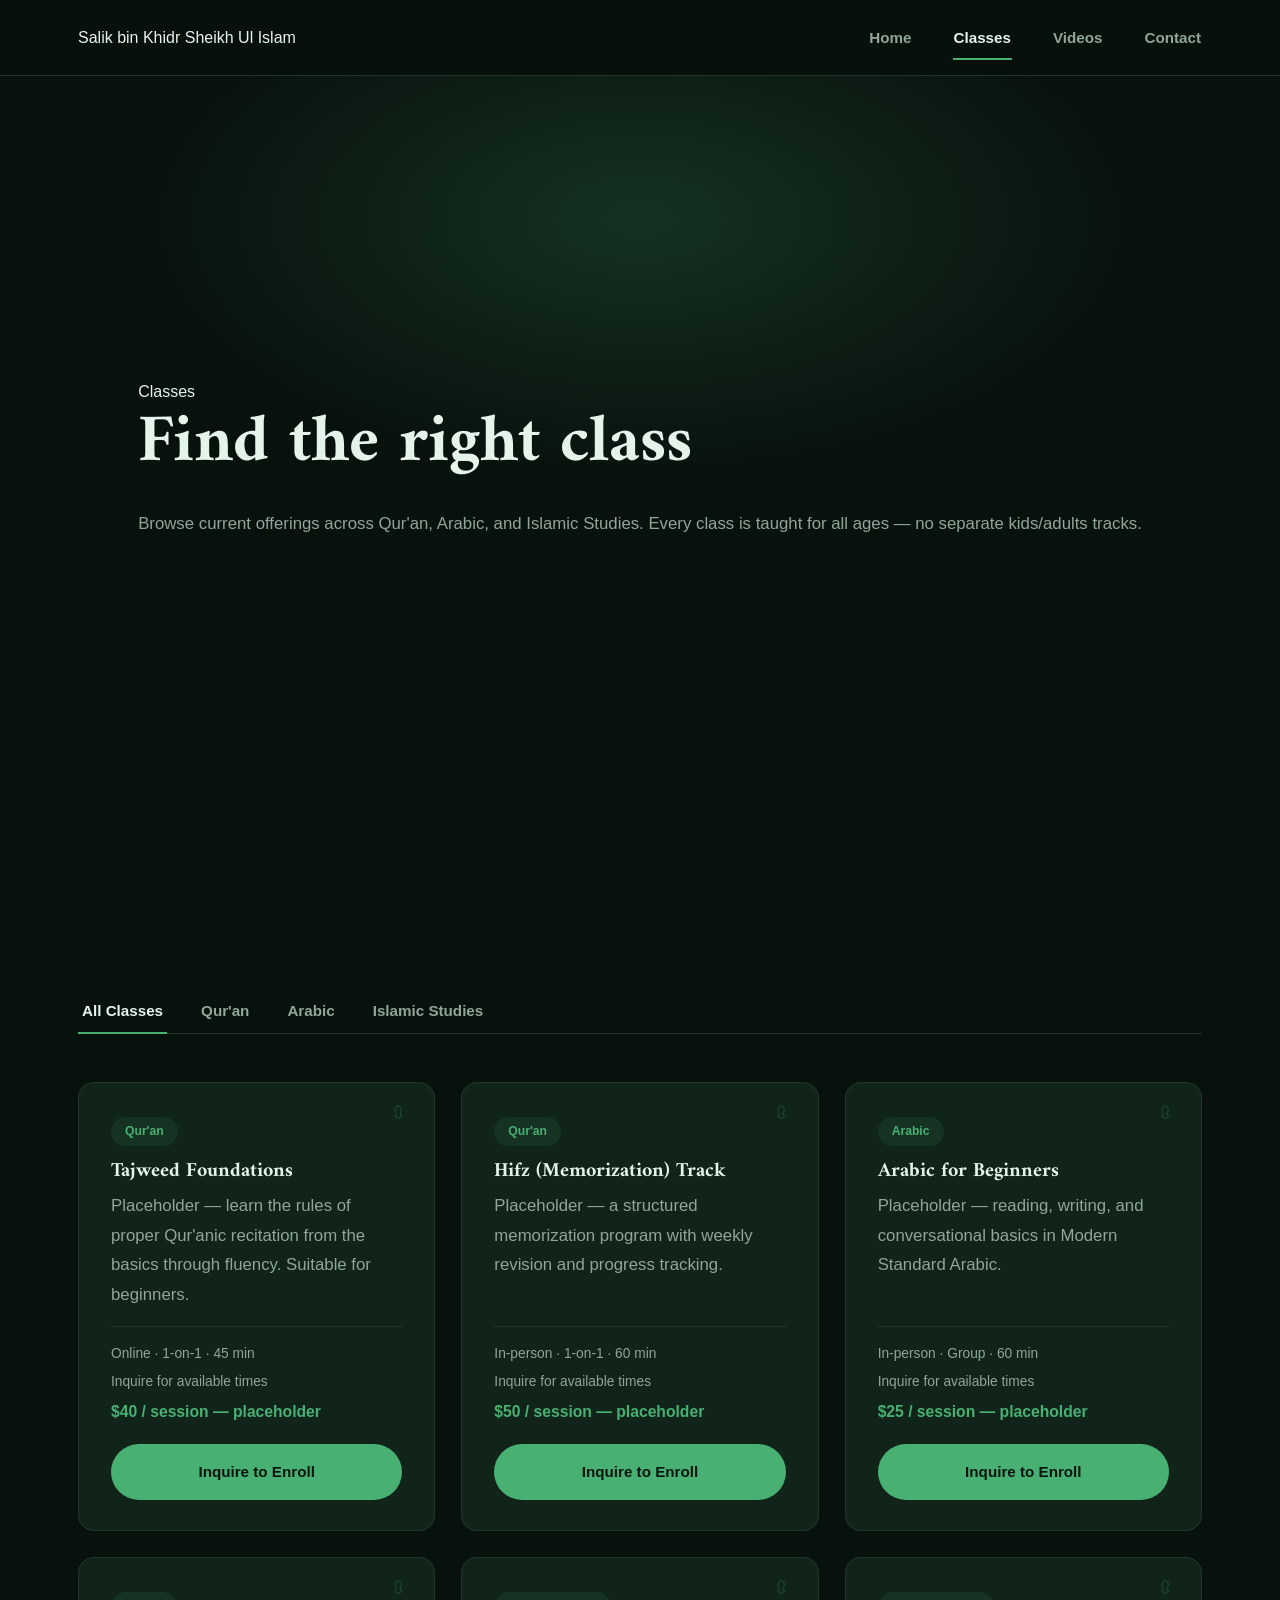
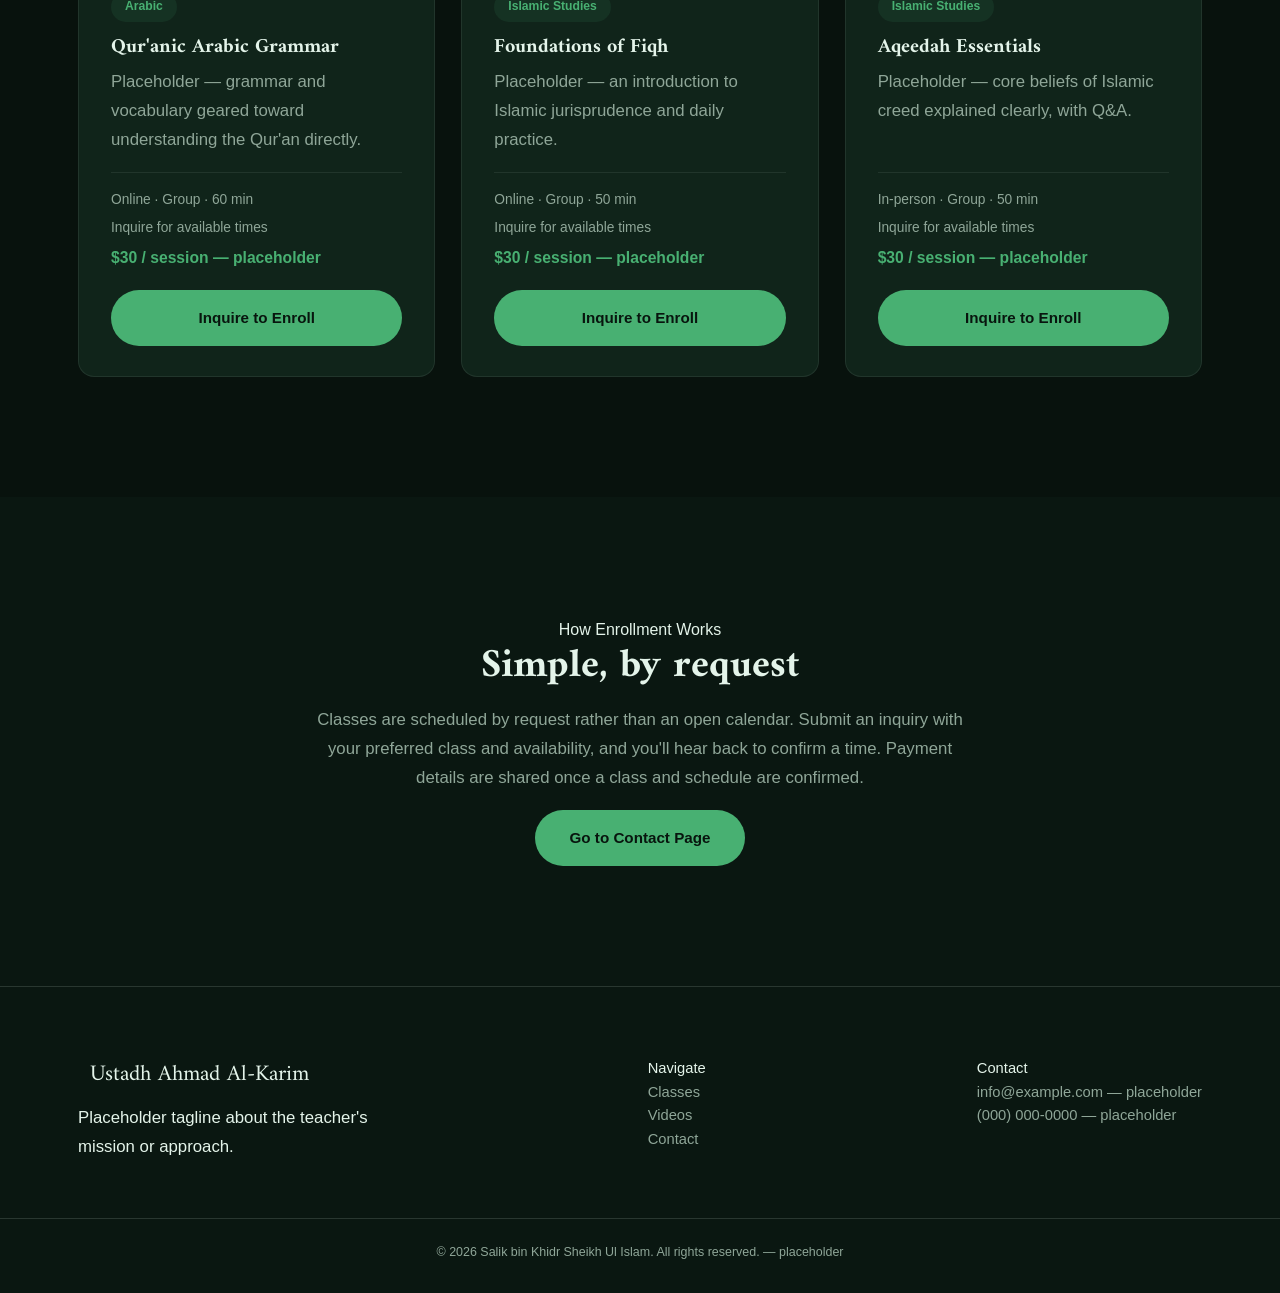
<file: classes.html>
<!DOCTYPE html>
<html lang="en">
<head>
<meta charset="UTF-8">
<meta name="viewport" content="width=device-width, initial-scale=1.0">
<title>Classes — Salik bin Khidr Sheikh Ul Islam</title>
<link rel="preconnect" href="https://fonts.googleapis.com">
<link href="https://fonts.googleapis.com/css2?family=Amiri:ital,wght@0,400;0,700;1,400&family=Work+Sans:wght@400;500;600;700&family=IBM+Plex+Mono:wght@400;500&display=swap" rel="stylesheet">
<link rel="stylesheet" href="styles.css">
</head>
<body>

<header class="site-header">
  <div class="container">
    <a href="index.html" class="brand"><span class="star"></span> Salik bin Khidr Sheikh Ul Islam</a>
    <button class="nav-toggle" aria-label="Toggle navigation" aria-expanded="false">&#9776;</button>
    <nav class="main-nav">
      <ul>
        <li><a href="index.html">Home</a></li>
        <li><a href="classes.html" class="active">Classes</a></li>
        <li><a href="videos.html">Videos</a></li>
        <li><a href="contact.html">Contact</a></li>
      </ul>
    </nav>
  </div>
</header>

<section class="hero" style="padding:60px 0 70px;">
  <div class="container">
    <span class="eyebrow">Classes</span>
    <h1 style="color:var(--ivory)">Find the right class</h1>
    <p class="lede">Browse current offerings across Qur'an, Arabic, and Islamic Studies. Every class is taught for all ages — no separate kids/adults tracks.</p>
  </div>
</section>

<section>
  <div class="container">
    <div class="filter-bar">
      <button class="filter-chip active" data-filter="all">All Classes</button>
      <button class="filter-chip" data-filter="quran">Qur'an</button>
      <button class="filter-chip" data-filter="arabic">Arabic</button>
      <button class="filter-chip" data-filter="studies">Islamic Studies</button>
    </div>

    <div class="class-grid">

      <div class="class-card" data-subject="quran">
        <span class="class-tag">Qur'an</span>
        <h3>Tajweed Foundations</h3>
        <p>Placeholder — learn the rules of proper Qur'anic recitation from the basics through fluency. Suitable for beginners.</p>
        <div class="class-meta">
          <span>Online &middot; 1-on-1 &middot; 45 min</span>
          <span>Inquire for available times</span>
          <span class="price">$40 / session — placeholder</span>
        </div>
        <a href="contact.html" class="btn btn-primary btn-block">Inquire to Enroll</a>
      </div>

      <div class="class-card" data-subject="quran">
        <span class="class-tag">Qur'an</span>
        <h3>Hifz (Memorization) Track</h3>
        <p>Placeholder — a structured memorization program with weekly revision and progress tracking.</p>
        <div class="class-meta">
          <span>In-person &middot; 1-on-1 &middot; 60 min</span>
          <span>Inquire for available times</span>
          <span class="price">$50 / session — placeholder</span>
        </div>
        <a href="contact.html" class="btn btn-primary btn-block">Inquire to Enroll</a>
      </div>

      <div class="class-card" data-subject="arabic">
        <span class="class-tag">Arabic</span>
        <h3>Arabic for Beginners</h3>
        <p>Placeholder — reading, writing, and conversational basics in Modern Standard Arabic.</p>
        <div class="class-meta">
          <span>In-person &middot; Group &middot; 60 min</span>
          <span>Inquire for available times</span>
          <span class="price">$25 / session — placeholder</span>
        </div>
        <a href="contact.html" class="btn btn-primary btn-block">Inquire to Enroll</a>
      </div>

      <div class="class-card" data-subject="arabic">
        <span class="class-tag">Arabic</span>
        <h3>Qur'anic Arabic Grammar</h3>
        <p>Placeholder — grammar and vocabulary geared toward understanding the Qur'an directly.</p>
        <div class="class-meta">
          <span>Online &middot; Group &middot; 60 min</span>
          <span>Inquire for available times</span>
          <span class="price">$30 / session — placeholder</span>
        </div>
        <a href="contact.html" class="btn btn-primary btn-block">Inquire to Enroll</a>
      </div>

      <div class="class-card" data-subject="studies">
        <span class="class-tag">Islamic Studies</span>
        <h3>Foundations of Fiqh</h3>
        <p>Placeholder — an introduction to Islamic jurisprudence and daily practice.</p>
        <div class="class-meta">
          <span>Online &middot; Group &middot; 50 min</span>
          <span>Inquire for available times</span>
          <span class="price">$30 / session — placeholder</span>
        </div>
        <a href="contact.html" class="btn btn-primary btn-block">Inquire to Enroll</a>
      </div>

      <div class="class-card" data-subject="studies">
        <span class="class-tag">Islamic Studies</span>
        <h3>Aqeedah Essentials</h3>
        <p>Placeholder — core beliefs of Islamic creed explained clearly, with Q&amp;A.</p>
        <div class="class-meta">
          <span>In-person &middot; Group &middot; 50 min</span>
          <span>Inquire for available times</span>
          <span class="price">$30 / session — placeholder</span>
        </div>
        <a href="contact.html" class="btn btn-primary btn-block">Inquire to Enroll</a>
      </div>

    </div>
  </div>
</section>

<section class="alt">
  <div class="container" style="max-width:720px; text-align:center;">
    <span class="eyebrow">How Enrollment Works</span>
    <h2>Simple, by request</h2>
    <p>Classes are scheduled by request rather than an open calendar. Submit an inquiry with your preferred class and availability, and you'll hear back to confirm a time. Payment details are shared once a class and schedule are confirmed.</p>
    <a href="contact.html" class="btn btn-primary">Go to Contact Page</a>
  </div>
</section>

<footer>
  <div class="container">
    <div>
      <div class="brand" style="margin-bottom:10px;"><span class="star"></span> Ustadh Ahmad Al-Karim</div>
      <p style="color:var(--sage); max-width:32ch;">Placeholder tagline about the teacher's mission or approach.</p>
    </div>
    <div>
      <span class="eyebrow">Navigate</span><br>
      <a href="classes.html">Classes</a><br>
      <a href="videos.html">Videos</a><br>
      <a href="contact.html">Contact</a>
    </div>
    <div>
      <span class="eyebrow">Contact</span><br>
      <a href="mailto:info@example.com">info@example.com — placeholder</a><br>
      <a href="tel:+10000000000">(000) 000-0000 — placeholder</a>
    </div>
  </div>
  <div class="footer-bottom">&copy; 2026 Salik bin Khidr Sheikh Ul Islam. All rights reserved. — placeholder</div>
</footer>

<script src="script.js"></script>
</body>
</html>
</file>
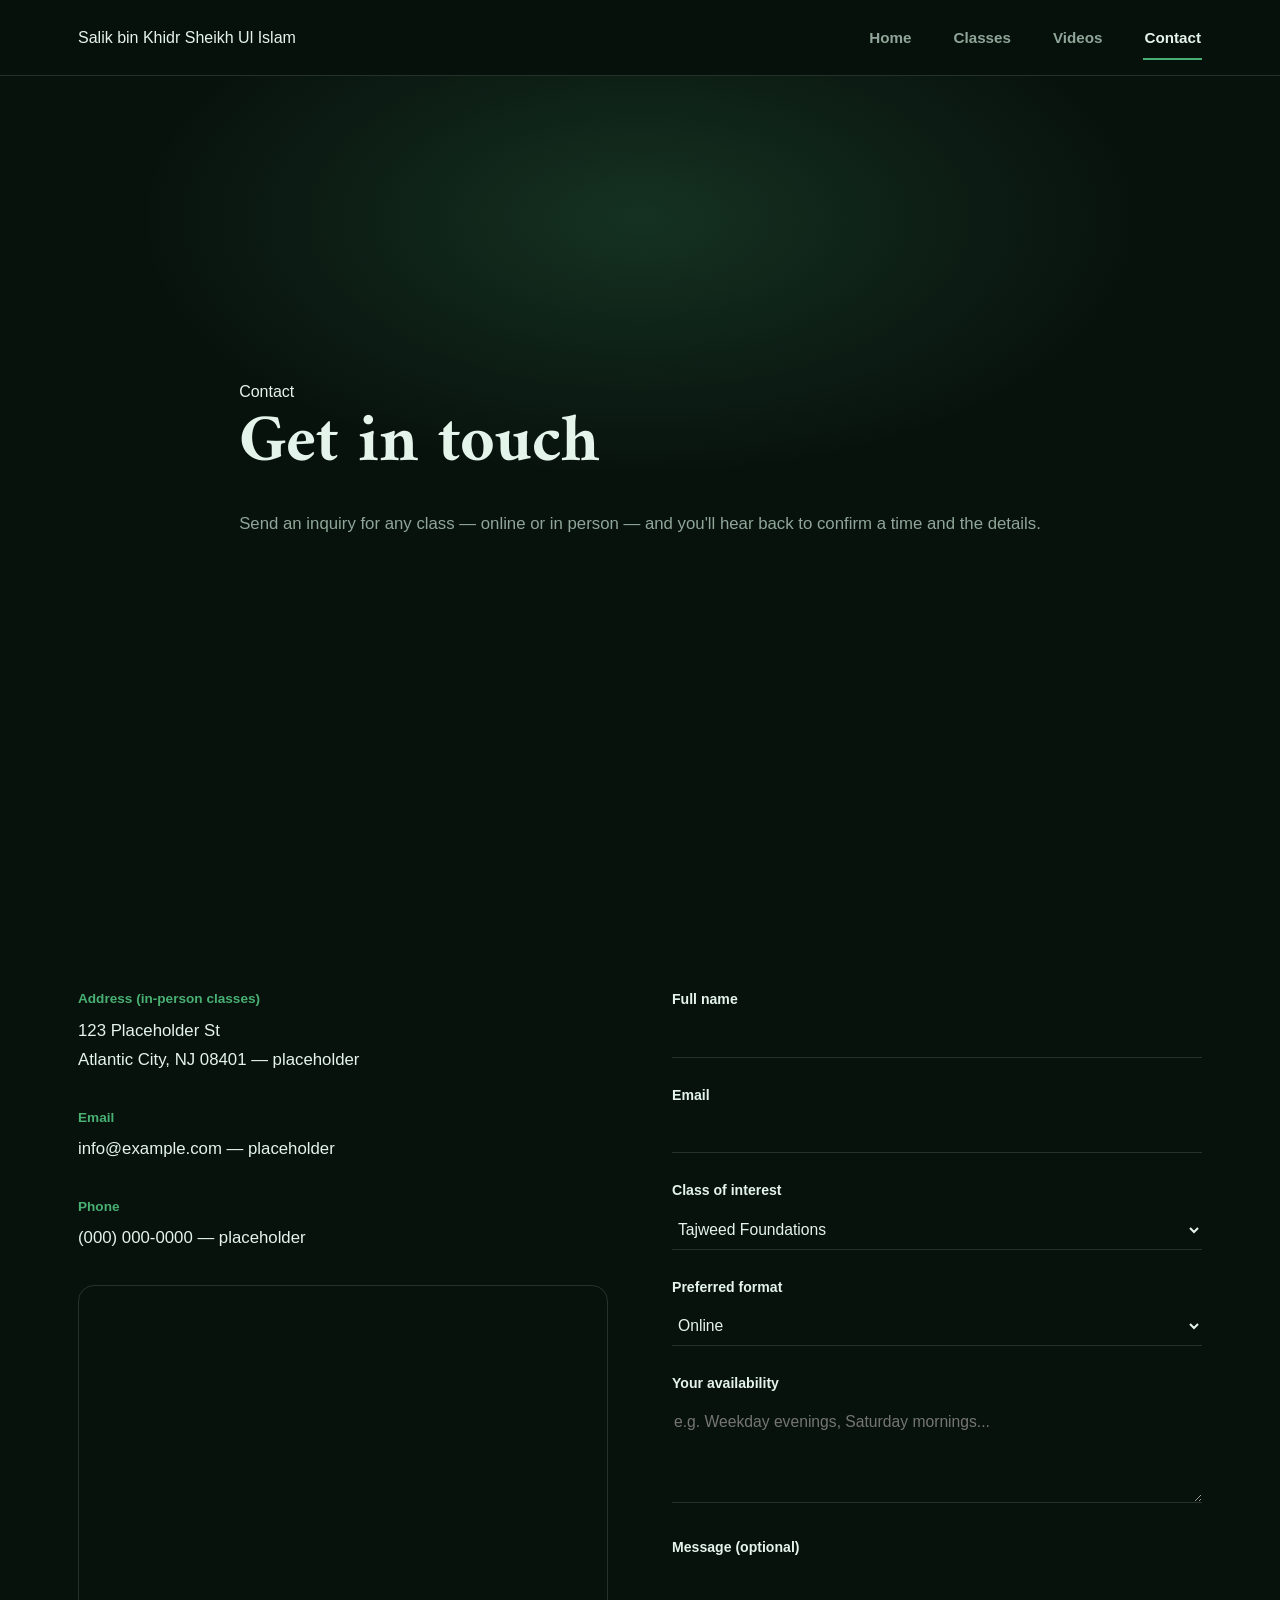
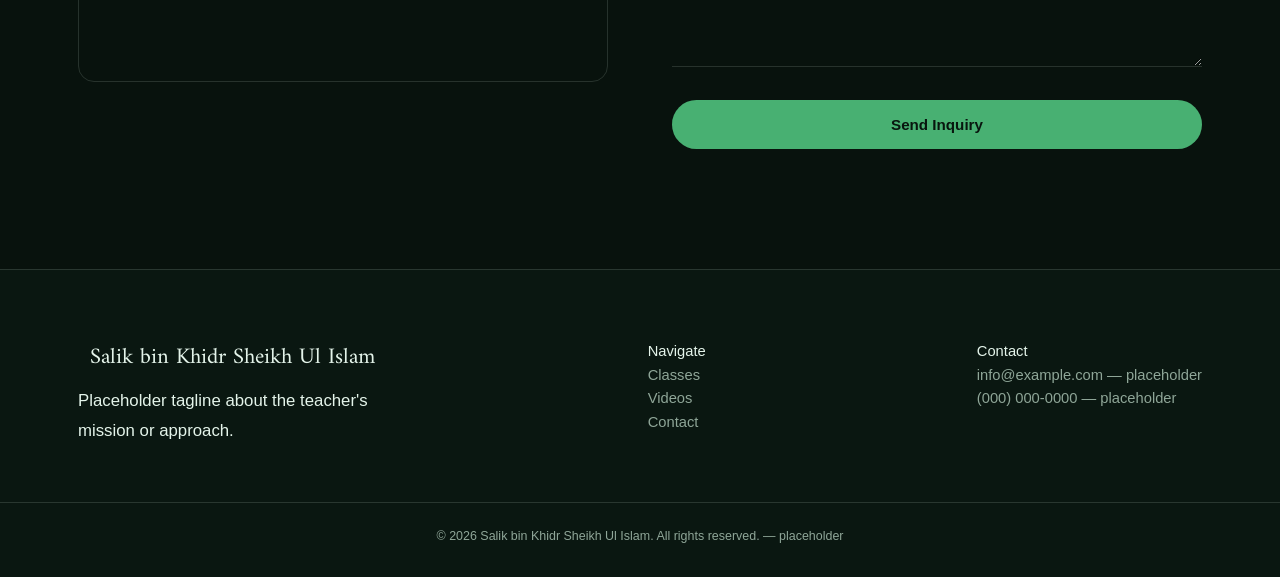
<file: contact.html>
<!DOCTYPE html>
<html lang="en">
<head>
<meta charset="UTF-8">
<meta name="viewport" content="width=device-width, initial-scale=1.0">
<title>Contact — Salik bin Khidr Sheikh Ul Islam</title>
<link rel="preconnect" href="https://fonts.googleapis.com">
<link href="https://fonts.googleapis.com/css2?family=Amiri:ital,wght@0,400;0,700;1,400&family=Work+Sans:wght@400;500;600;700&family=IBM+Plex+Mono:wght@400;500&display=swap" rel="stylesheet">
<link rel="stylesheet" href="styles.css">
</head>
<body>

<header class="site-header">
  <div class="container">
    <a href="index.html" class="brand"><span class="star"></span> Salik bin Khidr Sheikh Ul Islam</a>
    <button class="nav-toggle" aria-label="Toggle navigation" aria-expanded="false">&#9776;</button>
    <nav class="main-nav">
      <ul>
        <li><a href="index.html">Home</a></li>
        <li><a href="classes.html">Classes</a></li>
        <li><a href="videos.html">Videos</a></li>
        <li><a href="contact.html" class="active">Contact</a></li>
      </ul>
    </nav>
  </div>
</header>

<section class="hero" style="padding:60px 0 70px;">
  <div class="container">
    <span class="eyebrow">Contact</span>
    <h1 style="color:var(--ivory)">Get in touch</h1>
    <p class="lede">Send an inquiry for any class — online or in person — and you'll hear back to confirm a time and the details.</p>
  </div>
</section>

<section>
  <div class="container contact-grid">
    <div>
      <div class="info-block">
        <span class="label">Address (in-person classes)</span>
        <p style="color:var(--ink); margin:0;">123 Placeholder St<br>Atlantic City, NJ 08401 — placeholder</p>
      </div>
      <div class="info-block">
        <span class="label">Email</span>
        <p style="color:var(--ink); margin:0;"><a href="mailto:info@example.com">info@example.com — placeholder</a></p>
      </div>
      <div class="info-block">
        <span class="label">Phone</span>
        <p style="color:var(--ink); margin:0;"><a href="tel:+10000000000">(000) 000-0000 — placeholder</a></p>
      </div>
      <div class="map-frame">
        <iframe title="Location map" loading="lazy"
          src="https://www.google.com/maps?q=Atlantic+City,NJ&output=embed">
        </iframe>
      </div>
    </div>

    <form class="contact-form" onsubmit="event.preventDefault(); alert('Placeholder: this form is not yet connected to send messages.');">
      <div class="field">
        <label for="name">Full name</label>
        <input type="text" id="name" name="name" required>
      </div>
      <div class="field">
        <label for="email">Email</label>
        <input type="email" id="email" name="email" required>
      </div>
      <div class="field">
        <label for="class">Class of interest</label>
        <select id="class" name="class">
          <option>Tajweed Foundations</option>
          <option>Hifz (Memorization) Track</option>
          <option>Arabic for Beginners</option>
          <option>Qur'anic Arabic Grammar</option>
          <option>Foundations of Fiqh</option>
          <option>Aqeedah Essentials</option>
          <option>Not sure / other</option>
        </select>
      </div>
      <div class="field">
        <label for="format">Preferred format</label>
        <select id="format" name="format">
          <option>Online</option>
          <option>In person</option>
          <option>No preference</option>
        </select>
      </div>
      <div class="field">
        <label for="availability">Your availability</label>
        <textarea id="availability" name="availability" placeholder="e.g. Weekday evenings, Saturday mornings..."></textarea>
      </div>
      <div class="field">
        <label for="message">Message (optional)</label>
        <textarea id="message" name="message"></textarea>
      </div>
      <button type="submit" class="btn btn-primary">Send Inquiry</button>
    </form>
  </div>
</section>

<footer>
  <div class="container">
    <div>
      <div class="brand" style="margin-bottom:10px;"><span class="star"></span>Salik bin Khidr Sheikh Ul Islam</div>
      <p style="color:var(--sage); max-width:32ch;">Placeholder tagline about the teacher's mission or approach.</p>
    </div>
    <div>
      <span class="eyebrow">Navigate</span><br>
      <a href="classes.html">Classes</a><br>
      <a href="videos.html">Videos</a><br>
      <a href="contact.html">Contact</a>
    </div>
    <div>
      <span class="eyebrow">Contact</span><br>
      <a href="mailto:info@example.com">info@example.com — placeholder</a><br>
      <a href="tel:+10000000000">(000) 000-0000 — placeholder</a>
    </div>
  </div>
  <div class="footer-bottom">&copy; 2026 Salik bin Khidr Sheikh Ul Islam. All rights reserved. — placeholder</div>
</footer>

<script src="script.js"></script>
</body>
</html>
</file>
<file: styles.css>
/* ===========================================================
   Nur 'Ala Nur — design system
   Theme: "light upon light" (Surah An-Nur 24:35) — a deep
   night-navy field with warm lantern-gold light breaking
   through it. Built around the site's own Arabic name and verse
   rather than a generic dark-mode default.
   =========================================================== */
:root {
  --bg:          #08120D;   /* midnight forest */
  --bg-soft:     #0A1711;   /* slightly lifted band */
  --surface:     #10241A;   /* cards */
  --surface-line:rgba(228,244,234,0.08);
  --line:        rgba(228,244,234,0.14);
  --gold:        #48B072;   /* emerald accent */
  --gold-bright: #68D994;
  --gold-dim:    rgba(72,176,114,0.35);
  --gold-wash:   rgba(72,176,114,0.10);
  --cream:       #E4F4EA;   /* mint-tinted white */
  --slate:       #8FA698;   /* secondary text */

  --font-display: 'Amiri', serif;
  --font-body:    'Manrope', sans-serif;

  --radius: 16px;
  --radius-sm: 10px;
  --max-width: 1180px;
  --header-h: 76px;
}

*{ box-sizing: border-box; }
html{ scroll-behavior: smooth; }
html, body{ max-width: 100%; overflow-x: hidden; }

body{
  margin: 0;
  background: var(--bg);
  color: var(--cream);
  font-family: var(--font-body);
  line-height: 1.6;
  -webkit-font-smoothing: antialiased;
  padding-top: var(--header-h);
}

img{ max-width: 100%; display: block; }
a{ color: inherit; text-decoration: none; }

h1, h2, h3{
  font-family: var(--font-display);
  color: var(--cream);
  font-weight: 700;
  margin: 0 0 0.4em;
  line-height: 1.15;
}
h1{ font-size: clamp(2.4rem, 5.5vw, 4.2rem); }
h2{ font-size: clamp(1.7rem, 3.2vw, 2.5rem); }
h3{ font-size: 1.25rem; }

p{ margin: 0 0 1em; color: var(--slate); font-size: 1.05rem; line-height: 1.75; }

.container{ max-width: var(--max-width); margin: 0 auto; padding: 0 28px; }

a:focus-visible, button:focus-visible, input:focus-visible, select:focus-visible, textarea:focus-visible{
  outline: 2px solid var(--gold);
  outline-offset: 3px;
}

@media (prefers-reduced-motion: reduce){
  *{ animation: none !important; transition: none !important; }
  html{ scroll-behavior: auto; }
}

section[id]{ scroll-margin-top: calc(var(--header-h) + 18px); }

/* Section label — replaces the old tracked-out all-caps eyebrow with a
   plain-weight gold word and a short rule, so it reads as a quiet
   signpost rather than template chrome. */
.tag-label{
  display:inline-flex; align-items:center; gap:12px;
  font-weight:600; font-size:0.95rem; color: var(--gold);
  margin-bottom: 16px;
}
.tag-label::before{ content:""; width:30px; height:1px; background: var(--gold); }

/* Sandal brand mark — reused throughout, now rendered in gold as a
   glowing light-mark rather than a plain cream cutout. */
.sandal-logo{
  display:inline-block; width:52px; height:30px;
  background-color: var(--gold);
  -webkit-mask-image: url('sandal.png'); mask-image: url('sandal.png');
  -webkit-mask-size: contain; mask-size: contain;
  -webkit-mask-repeat: no-repeat; mask-repeat: no-repeat;
  -webkit-mask-position: center; mask-position: center;
  flex-shrink: 0;
}

/* ===========================================================
   Header / nav — fixed, always visible, glass surface
   =========================================================== */
.site-header{
  position: fixed; top:0; left:0; right:0; z-index: 200;
  height: var(--header-h);
  background: rgba(8,18,13,0.7);
  backdrop-filter: blur(16px); -webkit-backdrop-filter: blur(16px);
  border-bottom: 1px solid var(--line);
  transition: background .3s ease, box-shadow .3s ease;
}
.site-header.is-scrolled{
  background: rgba(8,18,13,0.94);
  box-shadow: 0 14px 34px rgba(0,0,0,0.35);
}
.site-header .container{
  height: 100%;
  display:flex; align-items:center; justify-content:space-between; gap:20px;
}
.brand-text{
  font-family: var(--font-display);
  font-size: 1.5rem;
  color: var(--cream);
  flex-shrink: 0;
}
.header-left{ display:flex; align-items:center; gap:14px; }

nav.main-nav ul{ list-style:none; display:flex; gap:40px; margin:0; padding:0; }
nav.main-nav a{
  position:relative;
  font-weight:600; font-size:0.95rem; color: var(--slate);
  padding: 6px 1px;
}
nav.main-nav a::after{
  content:""; position:absolute; left:0; right:0; bottom:-8px; height:2px;
  background: var(--gold);
  transform: scaleX(0); transform-origin:left;
  transition: transform .25s ease;
}
nav.main-nav a:hover, nav.main-nav a.active{ color: var(--cream); }
nav.main-nav a:hover::after, nav.main-nav a.active::after{ transform: scaleX(1); }

.nav-toggle{
  display:none; background:none; border:none; color: var(--cream);
  font-size: 1.7rem; cursor:pointer; line-height:1; padding: 4px;
}

@media (max-width: 860px){
  .nav-toggle{ display:block; z-index: 210; } /* keep toggle button clickable above the menu overlay */
  nav.main-nav{
    position: fixed;
    top: 0; 
    left: 0; 
    right: 0;
    height: 100vh;
    padding-top: var(--header-h);
    background: rgba(8, 18, 13, 0.75);
    backdrop-filter: blur(16px);
    -webkit-backdrop-filter: blur(16px);
    display:flex; align-items:center; justify-content:center;
    opacity:0; visibility:hidden; transform: translateY(-8px);
    transition: opacity .3s ease, transform .3s ease, visibility .3s;
    z-index: 205;
  }
  nav.main-nav.open{ opacity:1; visibility:visible; transform:none; }
  nav.main-nav ul{ flex-direction:column; align-items:center; gap:34px; }
  nav.main-nav a{ font-size: 1.5rem; }
  nav.main-nav a::after{ bottom:-10px; }
}

/* ===========================================================
   Buttons
   =========================================================== */
.btn{
  display:inline-flex; align-items:center; justify-content:center;
  font-family: var(--font-body); font-weight:700; font-size:0.95rem;
  padding: 15px 34px; border-radius: 999px;
  border: 1px solid transparent; cursor:pointer;
  transition: transform .15s ease, box-shadow .2s ease, background .2s ease, color .2s ease, border-color .2s ease;
}
.btn-primary{ background: var(--gold); color:#08150E; }
.btn-primary:hover{ background: var(--gold-bright); transform: translateY(-2px); box-shadow: 0 14px 32px rgba(72,176,114,.32); }
.btn-outline{ background:transparent; border-color: var(--line); color: var(--cream); }
.btn-outline:hover{ border-color: var(--gold); color: var(--gold); transform: translateY(-2px); }
.btn-block{ width:100%; text-align:center; }

/* ===========================================================
   Sections (generic rhythm)
   =========================================================== */
section{ padding: 120px 0; }
section.alt{ background: var(--bg-soft); }
@media (max-width: 760px){ section{ padding: 76px 0; } }

.section-head{ max-width: 720px; padding-bottom: 8px; }

/* ===========================================================
   Home — hero
   =========================================================== */
.hero{
  position:relative;
  min-height: 88vh;
  display:flex; align-items:center;
  overflow:hidden;
  background:
    radial-gradient(ellipse 60% 50% at 50% 18%, rgba(72,176,114,0.20), transparent 65%),
    var(--bg);
  padding: 60px 0 70px;
}
.hero-watermark{
  position:absolute; inset:0;
  display:flex; align-items:center; justify-content:center;
  pointer-events:none; overflow:hidden;
}
.hero-watermark span{
  font-family: var(--font-display);
  direction: rtl;
  font-size: clamp(7rem, 26vw, 22rem);
  color: var(--gold);
  opacity: 0.05;
  white-space: nowrap;
}
.hero-inner{
  position:relative; z-index:1;
  max-width: 780px; margin: 0 auto; text-align:center;
}
.hero-inner .tag-label{ justify-content:center; }
.hero-inner .tag-label::after{ content:""; width:30px; height:1px; background: var(--gold); }
.hero-inner h1{ margin-bottom: 0.25em; }
.hero-tagline{
  font-size: 1.2rem; color: var(--slate);
  max-width: 48ch; margin: 0 auto 2.4em;
}
.hero-cta{ display:flex; gap:18px; justify-content:center; flex-wrap:wrap; margin-bottom: 3.2rem; }

.verse-panel{
  background: rgba(228,244,234,0.03);
  border: 1px solid var(--line);
  border-left: 3px solid var(--gold);
  border-radius: var(--radius);
  padding: 40px 44px;
  max-width: 680px; margin: 0 auto;
  text-align:center;
}
.hero-verse-ar{
  direction: rtl; font-family: var(--font-display);
  font-size: 1.7rem; line-height: 2; color: var(--cream);
  margin: 0 0 20px; padding-bottom: 20px;
  border-bottom: 1px solid var(--line);
}
.hero-verse-en{
  font-family: var(--font-display); font-style: italic;
  font-size: 1.15rem; line-height: 1.7; color: var(--slate);
  margin: 0;
}
.hero-verse-ref{
  display:block; margin-top: 14px;
  font-size: 0.8rem; color: var(--gold); font-style: normal;
}

@media (max-width: 760px){
  .hero{ min-height: auto; padding: 48px 0 56px; }
  .verse-panel{ padding: 30px 26px; }
}

/* ===========================================================
   Mission pull-quote
   =========================================================== */
.mission-section{ padding: 90px 0; text-align:center; }
.mission-quote{
  position:relative;
  max-width: 760px; margin: 0 auto;
  font-family: var(--font-display); font-style: italic;
  font-size: clamp(1.4rem, 3vw, 2.1rem);
  color: var(--cream); line-height: 1.55;
}
.mission-quote::before{
  content: "\201C"; position:absolute; top:-0.55em; left:50%;
  transform: translateX(-50%);
  font-size: 4.2em; color: var(--gold-dim);
  font-family: var(--font-display); z-index:-1;
}

.divider{ display:flex; align-items:center; justify-content:center; gap:22px; padding: 0 28px 100px; }
.divider::before, .divider::after{ content:""; flex:1; max-width:340px; height:1px; background: var(--line); }

/* ===========================================================
   Methodology
   =========================================================== */
.method-grid{ display:grid; grid-template-columns: 1.15fr 1fr; gap: 60px; align-items:center; }
@media (max-width: 860px){ .method-grid{ grid-template-columns:1fr; gap:44px; } }

.fact-panel{
  background: var(--surface);
  border: 1px solid var(--surface-line);
  border-radius: var(--radius);
  padding: 40px 38px;
}
.fact-panel h3{ margin-bottom: 1em; }
.fact-list{ list-style:none; margin:0; padding:0; display:flex; flex-direction:column; gap:18px; }
.fact-list li{ display:flex; align-items:flex-start; gap:14px; color: var(--slate); font-size: 0.98rem; }
.fact-list li::before{ content:""; width:6px; height:6px; margin-top:9px; border-radius:50%; background: var(--gold); flex-shrink:0; }

/* ===========================================================
   About
   =========================================================== */
.about-layout{ display:grid; grid-template-columns: 0.85fr 1.15fr; gap: 70px; align-items:center; }
@media (max-width: 860px){ .about-layout{ grid-template-columns:1fr; gap:40px; } }

.portrait-frame{
  position:relative;
  aspect-ratio: 4/5;
  border-radius: var(--radius);
  overflow:hidden;
  border: 1px solid var(--line);
}
.portrait-frame::after{
  content:""; position:absolute; inset:16px;
  border: 1px solid var(--gold-dim);
  border-radius: calc(var(--radius) - 6px);
  pointer-events:none;
}
.portrait-frame img{ width:100%; height:100%; object-fit:cover; }

.email-pill{
  display:inline-flex; align-items:center; gap:10px;
  margin-top: 1.4em;
  padding: 13px 26px; border-radius: 999px;
  border: 1px solid var(--line); color: var(--cream);
  font-weight:600; font-size:0.92rem;
  transition: border-color .2s ease, color .2s ease;
}
.email-pill:hover{ border-color: var(--gold); color: var(--gold); }
.email-pill svg{ color: var(--gold); flex-shrink:0; }

.lineage-layout{ display:grid; grid-template-columns: 1.3fr 1fr; gap: 56px; align-items:center; }
@media (max-width: 860px){ .lineage-layout{ grid-template-columns:1fr; gap:36px; } }
.lineage-photo{
  border-radius: var(--radius); overflow:hidden;
  border: 1px solid var(--line);
  aspect-ratio: 16/10;
}
.lineage-photo img{ width:100%; height:100%; object-fit:cover; }

/* ===========================================================
   Classes
   =========================================================== */
.filter-bar{
  display:flex; flex-wrap:wrap;
  border-bottom: 1px solid var(--line);
  margin-bottom: 3rem;
}
.filter-chip{
  background:none; border:none; cursor:pointer;
  font-family: var(--font-body); font-weight:600; font-size:0.95rem;
  color: var(--slate);
  padding: 14px 4px; margin-right: 30px;
  position:relative;
}
.filter-chip::after{
  content:""; position:absolute; left:0; right:0; bottom:-1px; height:2px;
  background: var(--gold); transform: scaleX(0); transform-origin:left;
  transition: transform .25s ease;
}
.filter-chip:hover{ color: var(--cream); }
.filter-chip.active{ color: var(--cream); }
.filter-chip.active::after{ transform: scaleX(1); }

.class-grid{
  display:grid;
  grid-template-columns: repeat(auto-fit, minmax(300px, 1fr));
  gap: 26px;
}
.class-card{
  background: var(--surface);
  border: 1px solid var(--surface-line);
  border-radius: var(--radius);
  padding: 34px 32px 30px;
  position:relative;
  display:flex; flex-direction:column;
  transition: transform .25s ease, border-color .25s ease, box-shadow .25s ease;
}
.class-card:hover{
  transform: translateY(-6px);
  border-color: var(--gold-dim);
  box-shadow: 0 24px 50px rgba(0,0,0,0.4);
}
.class-card::before{
  content:"";
  position:absolute; top:22px; right:24px;
  width:24px; height:14px;
  background-color: var(--gold);
  opacity:.45;
  -webkit-mask-image: url('sandal.png'); mask-image: url('sandal.png');
  -webkit-mask-size: contain; mask-size: contain;
  -webkit-mask-repeat: no-repeat; mask-repeat: no-repeat;
  -webkit-mask-position: center; mask-position: center;
}
.class-tag{
  font-size: 0.76rem; font-weight:700;
  color: var(--gold); background: var(--gold-wash);
  padding: 5px 14px; border-radius: 999px;
  display:inline-block; margin-bottom: 14px; width: fit-content;
}
.class-meta{
  font-size: 0.86rem; color: var(--slate);
  border-top: 1px solid var(--surface-line);
  margin-top:auto; padding-top: 16px;
  display:flex; flex-direction:column; gap:6px;
}
.class-meta .price{ color: var(--gold); font-weight:700; font-size: 0.98rem; }
.class-card .btn{ margin-top: 20px; }

/* ===========================================================
   Videos
   =========================================================== */
.video-grid{
  display:grid;
  grid-template-columns: repeat(auto-fit, minmax(300px, 1fr));
  gap: 30px;
}
.video-card{
  background: var(--surface);
  border: 1px solid var(--surface-line);
  border-radius: var(--radius);
  overflow:hidden;
  transition: transform .25s ease, border-color .25s ease;
}
.video-card:hover{ transform: translateY(-4px); border-color: var(--gold-dim); }
.video-frame{ aspect-ratio: 16/9; background: #000; position:relative; }
.video-frame iframe, .video-frame video{ width:100%; height:100%; border:0; }
.video-info{ padding: 22px 24px 26px; }
.video-info .class-tag{ margin-bottom: 10px; }

/* ===========================================================
   Contact
   =========================================================== */
.contact-grid{ display:grid; grid-template-columns: 1fr 1fr; gap: 64px; align-items:start; }
@media (max-width: 860px){ .contact-grid{ grid-template-columns:1fr; gap:48px; } }

.info-block{ margin-bottom: 2rem; }
.info-block .label{
  font-weight:700; font-size: 0.85rem; color: var(--gold);
  display:block; margin-bottom: 6px;
}
.info-block p{ color: var(--cream); }
.info-block a:hover{ color: var(--gold); }

.map-frame{
  border: 1px solid var(--line); border-radius: var(--radius);
  aspect-ratio: 4/3; overflow:hidden;
}
.map-frame iframe{
  width:100%; height:100%; border:0;
  filter: invert(92%) hue-rotate(90deg) contrast(90%);
}

form.contact-form{ display:flex; flex-direction:column; gap: 26px; }
.field label{ display:block; font-size:0.88rem; margin-bottom:8px; color: var(--cream); font-weight:600; }
.field input, .field select, .field textarea{
  width:100%;
  font-family: var(--font-body); font-size: 0.98rem;
  padding: 10px 2px;
  background: transparent; color: var(--cream);
  border: none; border-bottom: 1px solid var(--line);
  border-radius: 0;
}
.field select option{ background: var(--surface); color: var(--cream); }
.field textarea{ resize: vertical; min-height: 100px; }
.field input:focus, .field select:focus, .field textarea:focus{ border-bottom-color: var(--gold); }

/* ===========================================================
   Footer
   =========================================================== */
footer{
  background: var(--bg-soft);
  border-top: 1px solid var(--line);
  padding: 70px 0 30px;
  font-size: 0.92rem;
}
footer .container{ display:flex; flex-wrap:wrap; justify-content:space-between; gap:36px; }
footer .brand{ font-family: var(--font-display); font-size:1.4rem; color: var(--cream); display:flex; align-items:center; gap:12px; margin-bottom:10px; }
footer a{ color: var(--slate); }
footer a:hover{ color: var(--gold); }
.footer-bottom{
  border-top: 1px solid var(--line);
  margin-top: 40px; padding-top: 24px;
  font-size: 0.78rem; color: var(--slate);
  text-align:center;
}
.logo-photo{ width: 6.5rem; display:block; margin: 14px auto 0; }

@media (max-width: 480px){
  p{ font-size: 1rem; }
  .container{ padding: 0 20px; }
}
</file>
